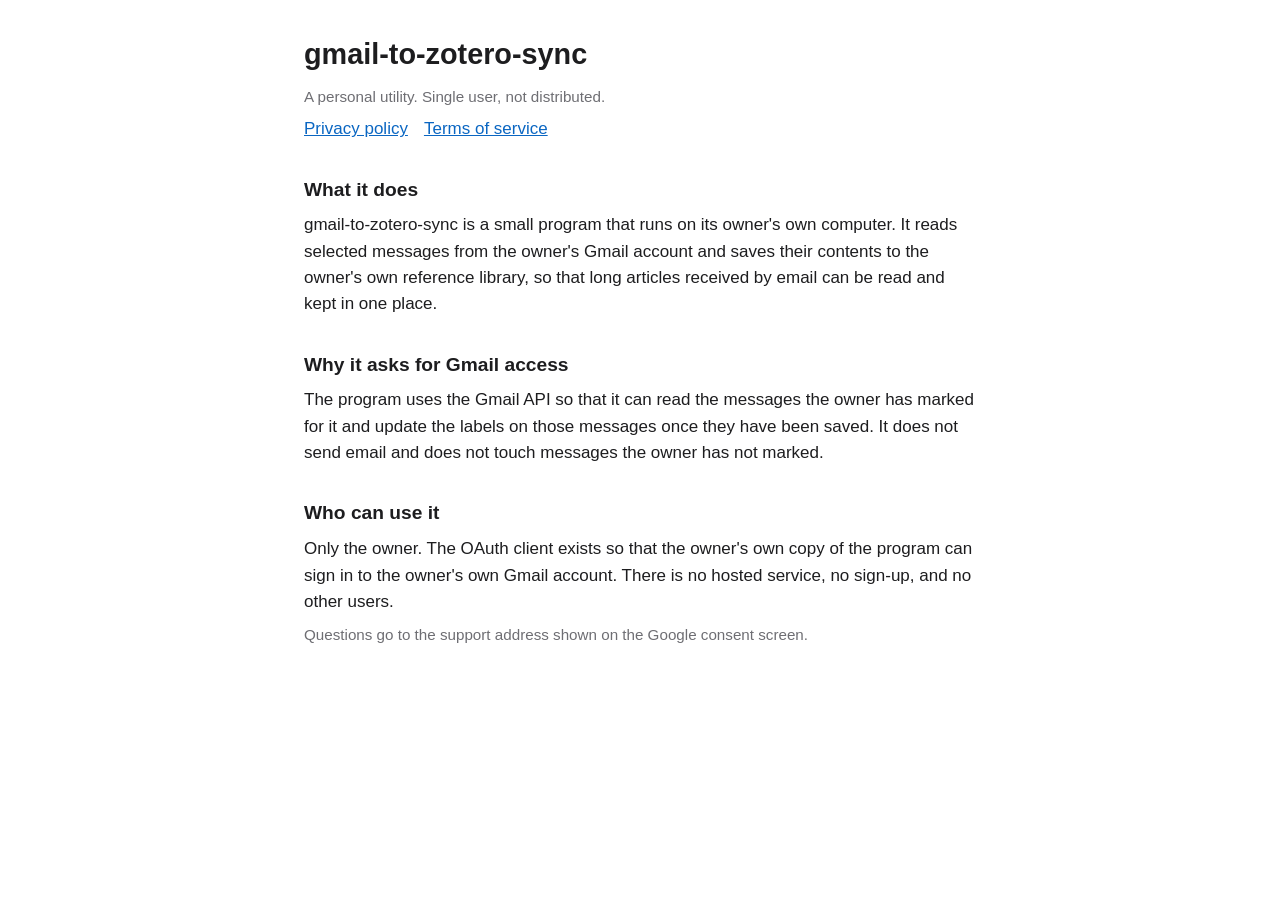
<file: index.html>
<!doctype html>
<html lang="en">
<head>
<meta charset="utf-8">
<meta name="viewport" content="width=device-width, initial-scale=1">
<title>gmail-to-zotero-sync</title>
<link rel="stylesheet" href="style.css">
</head>
<body>
<main>
<h1>gmail-to-zotero-sync</h1>
<p class="muted">A personal utility. Single user, not distributed.</p>
<nav><a href="privacy.html">Privacy policy</a><a href="terms.html">Terms of service</a></nav>

<h2>What it does</h2>
<p>gmail-to-zotero-sync is a small program that runs on its owner's own computer. It reads selected messages from the owner's Gmail account and saves their contents to the owner's own reference library, so that long articles received by email can be read and kept in one place.</p>

<h2>Why it asks for Gmail access</h2>
<p>The program uses the Gmail API so that it can read the messages the owner has marked for it and update the labels on those messages once they have been saved. It does not send email and does not touch messages the owner has not marked.</p>

<h2>Who can use it</h2>
<p>Only the owner. The OAuth client exists so that the owner's own copy of the program can sign in to the owner's own Gmail account. There is no hosted service, no sign-up, and no other users.</p>

<p class="muted">Questions go to the support address shown on the Google consent screen.</p>
</main>
</body>
</html>
</file>
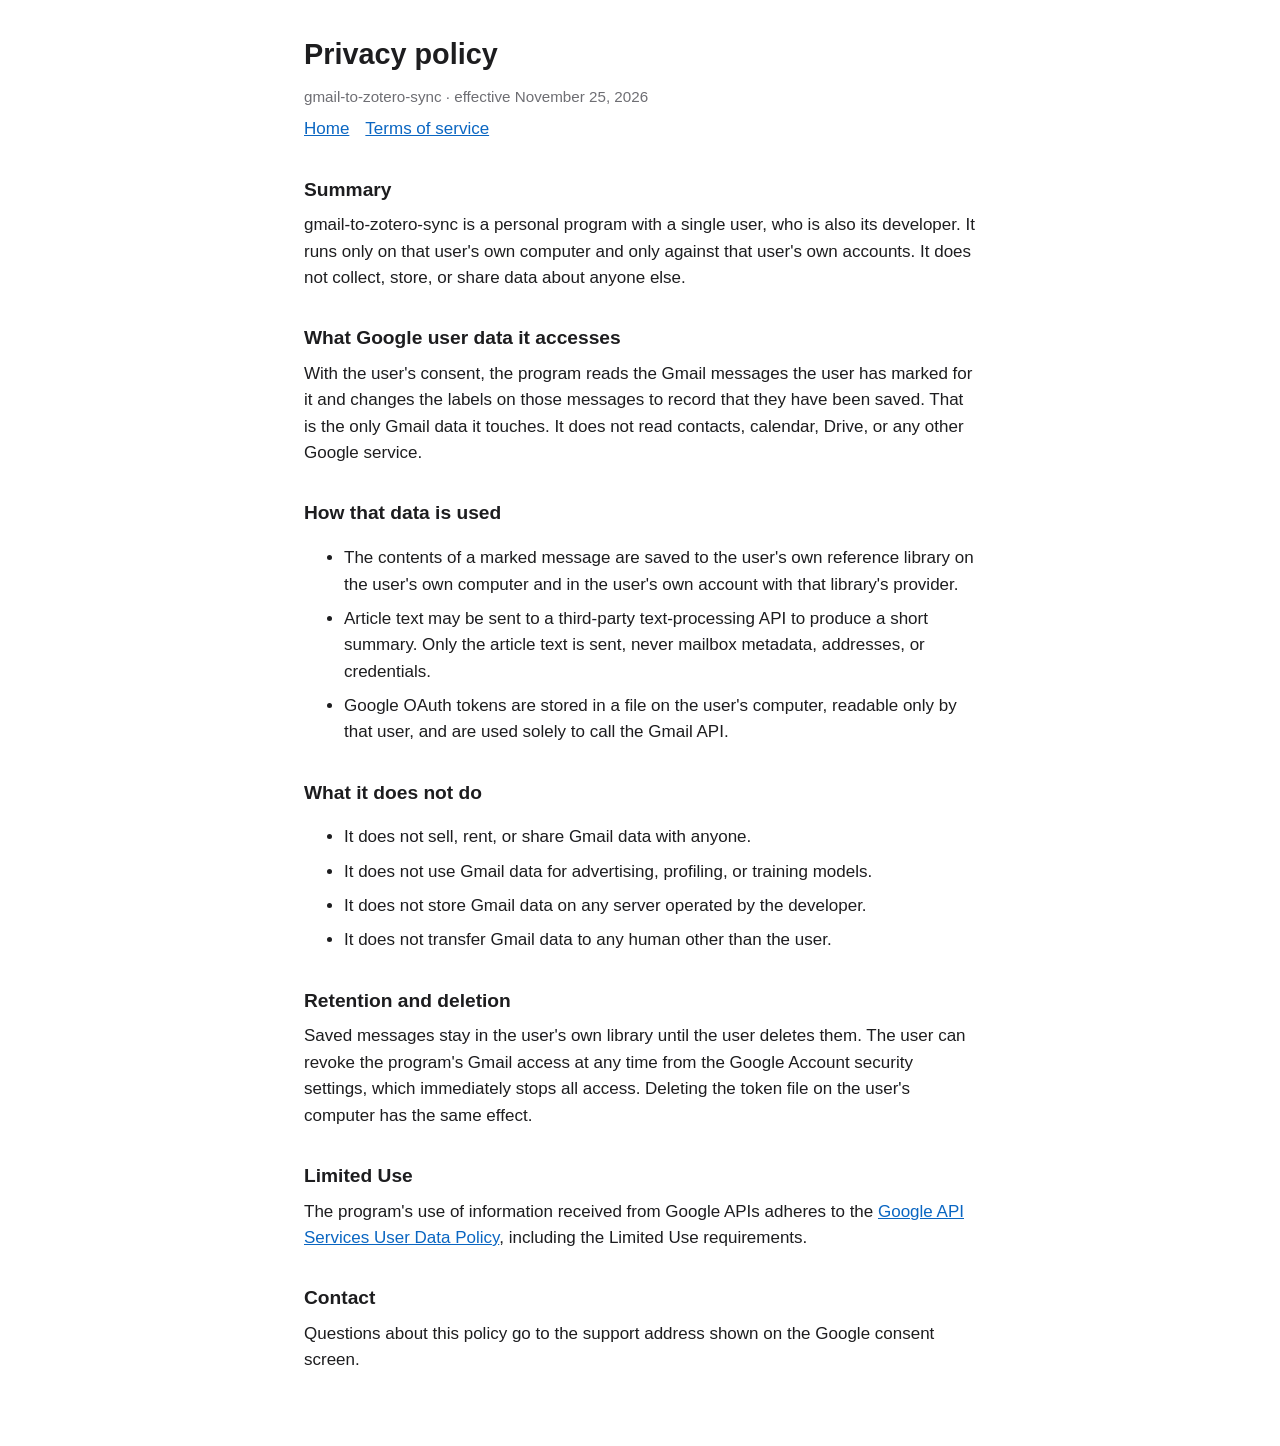
<file: privacy.html>
<!doctype html>
<html lang="en">
<head>
<meta charset="utf-8">
<meta name="viewport" content="width=device-width, initial-scale=1">
<title>Privacy policy · gmail-to-zotero-sync</title>
<link rel="stylesheet" href="style.css">
</head>
<body>
<main>
<h1>Privacy policy</h1>
<p class="muted">gmail-to-zotero-sync · effective November 25, 2026</p>
<nav><a href="index.html">Home</a><a href="terms.html">Terms of service</a></nav>

<h2>Summary</h2>
<p>gmail-to-zotero-sync is a personal program with a single user, who is also its developer. It runs only on that user's own computer and only against that user's own accounts. It does not collect, store, or share data about anyone else.</p>

<h2>What Google user data it accesses</h2>
<p>With the user's consent, the program reads the Gmail messages the user has marked for it and changes the labels on those messages to record that they have been saved. That is the only Gmail data it touches. It does not read contacts, calendar, Drive, or any other Google service.</p>

<h2>How that data is used</h2>
<ul>
<li>The contents of a marked message are saved to the user's own reference library on the user's own computer and in the user's own account with that library's provider.</li>
<li>Article text may be sent to a third-party text-processing API to produce a short summary. Only the article text is sent, never mailbox metadata, addresses, or credentials.</li>
<li>Google OAuth tokens are stored in a file on the user's computer, readable only by that user, and are used solely to call the Gmail API.</li>
</ul>

<h2>What it does not do</h2>
<ul>
<li>It does not sell, rent, or share Gmail data with anyone.</li>
<li>It does not use Gmail data for advertising, profiling, or training models.</li>
<li>It does not store Gmail data on any server operated by the developer.</li>
<li>It does not transfer Gmail data to any human other than the user.</li>
</ul>

<h2>Retention and deletion</h2>
<p>Saved messages stay in the user's own library until the user deletes them. The user can revoke the program's Gmail access at any time from the Google Account security settings, which immediately stops all access. Deleting the token file on the user's computer has the same effect.</p>

<h2>Limited Use</h2>
<p>The program's use of information received from Google APIs adheres to the <a href="https://developers.google.com/terms/api-services-user-data-policy">Google API Services User Data Policy</a>, including the Limited Use requirements.</p>

<h2>Contact</h2>
<p>Questions about this policy go to the support address shown on the Google consent screen.</p>
</main>
</body>
</html>
</file>
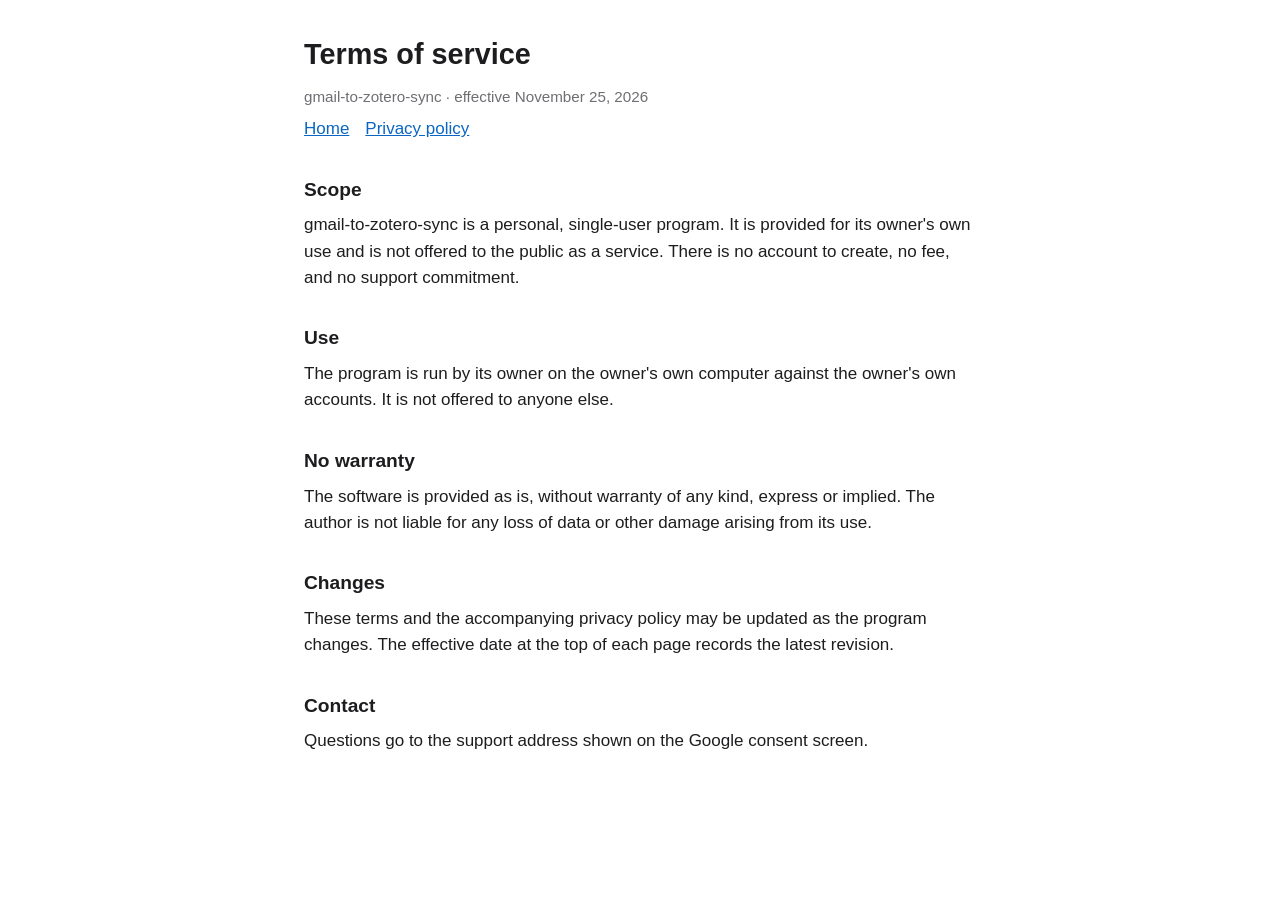
<file: terms.html>
<!doctype html>
<html lang="en">
<head>
<meta charset="utf-8">
<meta name="viewport" content="width=device-width, initial-scale=1">
<title>Terms of service · gmail-to-zotero-sync</title>
<link rel="stylesheet" href="style.css">
</head>
<body>
<main>
<h1>Terms of service</h1>
<p class="muted">gmail-to-zotero-sync · effective November 25, 2026</p>
<nav><a href="index.html">Home</a><a href="privacy.html">Privacy policy</a></nav>

<h2>Scope</h2>
<p>gmail-to-zotero-sync is a personal, single-user program. It is provided for its owner's own use and is not offered to the public as a service. There is no account to create, no fee, and no support commitment.</p>

<h2>Use</h2>
<p>The program is run by its owner on the owner's own computer against the owner's own accounts. It is not offered to anyone else.</p>

<h2>No warranty</h2>
<p>The software is provided as is, without warranty of any kind, express or implied. The author is not liable for any loss of data or other damage arising from its use.</p>

<h2>Changes</h2>
<p>These terms and the accompanying privacy policy may be updated as the program changes. The effective date at the top of each page records the latest revision.</p>

<h2>Contact</h2>
<p>Questions go to the support address shown on the Google consent screen.</p>
</main>
</body>
</html>
</file>
<file: style.css>
:root { color-scheme: light dark; --fg: #1d1d1f; --bg: #ffffff; --muted: #6e6e73; --link: #0a66c2; }
@media (prefers-color-scheme: dark) { :root { --fg: #f2f2f2; --bg: #121212; --muted: #a0a0a0; --link: #7ab7ff; } }
body { margin: 0; padding: 2rem 1rem 4rem; background: var(--bg); color: var(--fg); font: 17px/1.55 -apple-system, BlinkMacSystemFont, "Segoe UI", Helvetica, Arial, sans-serif; }
main { max-width: 42rem; margin: 0 auto; }
h1 { font-size: 1.8rem; margin: 0 0 .25rem; }
h2 { font-size: 1.2rem; margin: 2rem 0 .5rem; }
p, li { margin: .5rem 0; }
nav a { margin-right: 1rem; }
a { color: var(--link); }
.muted { color: var(--muted); font-size: .95rem; }
</file>
